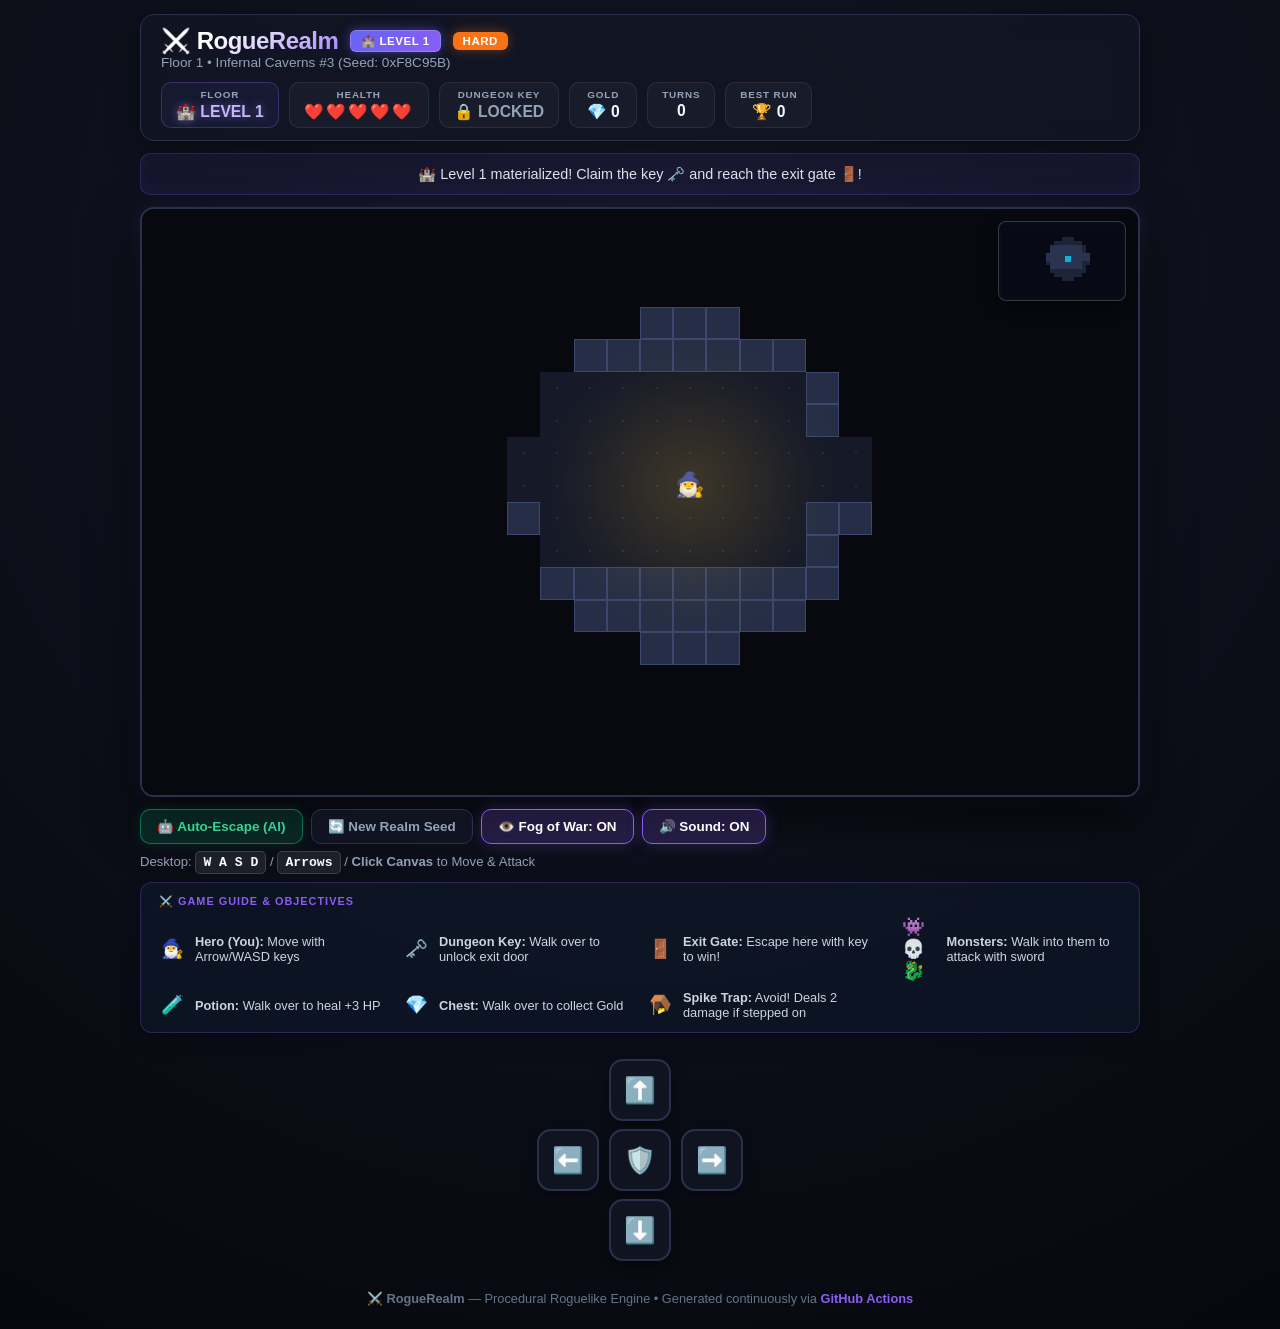
<file: index.html>
<!DOCTYPE html>
<html lang="en">
<head>
  <meta charset="UTF-8">
  <meta name="viewport" content="width=device-width, initial-scale=1.0, maximum-scale=1.0, user-scalable=no">
  <title>⚔️ RogueRealm — Procedural Roguelike Web Edition</title>
  <link rel="stylesheet" href="style.css">
  <link rel="icon" href="data:image/svg+xml,<svg xmlns=%22http://www.w3.org/2000/svg%22 viewBox=%220 0 100 100%22><text y=%22.9em%22 font-size=%2290%22>⚔️</text></svg>">
</head>
<body>
  <div class="game-wrapper">
    <!-- Top HUD Header -->
    <header class="hud-header">
      <div class="hud-left">
        <div class="game-title-group">
          <h1 class="game-title">⚔️ RogueRealm</h1>
          <span id="floor-badge" class="badge floor-badge">🏰 LEVEL 1</span>
          <span id="diff-badge" class="badge">HARD</span>
        </div>
        <div class="level-meta">
          <span id="level-title">Generating procedural realm...</span>
        </div>
      </div>
      <div class="hud-right">
        <div class="stat-box floor-stat-box">
          <span class="stat-label">FLOOR</span>
          <span id="floor-display" class="stat-val floor-val">🏰 LEVEL 1</span>
        </div>
        <div class="stat-box">
          <span class="stat-label">HEALTH</span>
          <span id="hp-display" class="stat-val hp-val">❤️❤️❤️❤️❤️</span>
        </div>
        <div class="stat-box">
          <span class="stat-label">DUNGEON KEY</span>
          <span id="key-display" class="stat-val">🔒 LOCKED</span>
        </div>
        <div class="stat-box">
          <span class="stat-label">GOLD</span>
          <span id="gold-display" class="stat-val">💎 0</span>
        </div>
        <div class="stat-box">
          <span class="stat-label">TURNS</span>
          <span id="turns-display" class="stat-val">0</span>
        </div>
        <div class="stat-box">
          <span class="stat-label">BEST RUN</span>
          <span id="best-score" class="stat-val">🏆 0</span>
        </div>
      </div>
    </header>

    <!-- Combat & Action Log -->
    <div id="game-log" class="game-log">
      Realm materialized. Uncover the rooms, slay monsters, claim the key 🗝️, and reach the exit gate 🚪!
    </div>

    <!-- Main Canvas Viewport -->
    <div class="canvas-container">
      <canvas id="dungeonCanvas" width="960" height="576"></canvas>

      <!-- Mini-Map Radar -->
      <div class="minimap-wrapper">
        <canvas id="minimapCanvas" width="120" height="72"></canvas>
      </div>

      <!-- Overlay for Game Over & Victory -->
      <div id="overlay" class="overlay hidden">
        <div class="overlay-card">
          <h2 id="overlay-title">VICTORY!</h2>
          <p id="overlay-msg">You unlocked the exit gate and conquered this procedural realm!</p>
          <div class="overlay-stats">
            <p>Turns Taken: <strong id="overlay-turns">0</strong></p>
            <p>Gold Looted: <strong id="overlay-gold">0</strong></p>
          </div>
          <button id="btn-restart" class="btn-action">Descend to Next Realm</button>
        </div>
      </div>
    </div>

    <!-- Bottom Controls & Settings -->
    <div class="controls-toolbar">
      <div class="settings-group">
        <button id="btn-auto" class="btn-tool ai-tool">🤖 Auto-Escape (AI)</button>
        <button id="btn-reload" class="btn-tool">🔄 New Realm Seed</button>
        <button id="btn-fog" class="btn-tool active">👁️ Fog of War: ON</button>
        <button id="btn-sound" class="btn-tool active">🔊 Sound: ON</button>
      </div>

      <div class="shortcuts-legend">
        <span>Desktop: <code>W A S D</code> / <code>Arrows</code> / <strong>Click Canvas</strong> to Move & Attack</span>
      </div>
    </div>

    <!-- Game Rules & Legend -->
    <div class="legend-panel">
      <div class="legend-badge">⚔️ GAME GUIDE & OBJECTIVES</div>
      <div class="legend-grid">
        <div class="legend-item"><span class="legend-icon">🧙‍♂️</span><div><strong>Hero (You):</strong> Move with Arrow/WASD keys</div></div>
        <div class="legend-item"><span class="legend-icon">🗝️</span><div><strong>Dungeon Key:</strong> Walk over to unlock exit door</div></div>
        <div class="legend-item"><span class="legend-icon">🚪</span><div><strong>Exit Gate:</strong> Escape here with key to win!</div></div>
        <div class="legend-item"><span class="legend-icon">👾💀🐉</span><div><strong>Monsters:</strong> Walk into them to attack with sword</div></div>
        <div class="legend-item"><span class="legend-icon">🧪</span><div><strong>Potion:</strong> Walk over to heal +3 HP</div></div>
        <div class="legend-item"><span class="legend-icon">💎</span><div><strong>Chest:</strong> Walk over to collect Gold</div></div>
        <div class="legend-item"><span class="legend-icon">🪤</span><div><strong>Spike Trap:</strong> Avoid! Deals 2 damage if stepped on</div></div>
      </div>
    </div>

    <!-- Mobile Virtual Touch D-Pad -->
    <div class="mobile-dpad">
      <div class="dpad-row">
        <button class="dpad-btn" data-dir="up">⬆️</button>
      </div>
      <div class="dpad-row">
        <button class="dpad-btn" data-dir="left">⬅️</button>
        <button class="dpad-btn" data-dir="wait">🛡️</button>
        <button class="dpad-btn" data-dir="right">➡️</button>
      </div>
      <div class="dpad-row">
        <button class="dpad-btn" data-dir="down">⬇️</button>
      </div>
    </div>

    <!-- Footer -->
    <footer class="game-footer">
      <p>⚔️ <strong>RogueRealm</strong> — Procedural Roguelike Engine • Generated continuously via <a href="https://github.com/abushaidislam/roguerealm" target="_blank">GitHub Actions</a></p>
    </footer>
  </div>

  <script src="game.js"></script>
</body>
</html>
</file>
<file: style.css>
:root {
  --bg-primary: #07090e;
  --bg-card: rgba(18, 22, 36, 0.85);
  --border-color: #2a314d;
  --border-glow: rgba(139, 92, 246, 0.4);
  --accent-purple: #8b5cf6;
  --accent-gold: #fbbf24;
  --accent-green: #10b981;
  --accent-red: #f43f5e;
  --accent-cyan: #06b6d4;
  --text-main: #f8fafc;
  --text-muted: #94a3b8;
}

* {
  box-sizing: border-box;
  margin: 0;
  padding: 0;
  user-select: none;
  -webkit-user-select: none;
}

body {
  background: radial-gradient(circle at 50% 20%, #131726 0%, #06080d 100%);
  color: var(--text-main);
  font-family: -apple-system, BlinkMacSystemFont, "Segoe UI", Roboto, "Inter", sans-serif;
  display: flex;
  justify-content: center;
  align-items: center;
  min-height: 100vh;
  padding: 14px;
  overflow-x: hidden;
}

.game-wrapper {
  width: 100%;
  max-width: 1000px;
  display: flex;
  flex-direction: column;
  gap: 12px;
}

/* Glassmorphism Header */
.hud-header {
  background: var(--bg-card);
  backdrop-filter: blur(12px);
  border: 1px solid var(--border-color);
  border-radius: 14px;
  padding: 12px 20px;
  display: flex;
  justify-content: space-between;
  align-items: center;
  flex-wrap: wrap;
  gap: 12px;
  box-shadow: 0 8px 32px rgba(0, 0, 0, 0.4);
}

.game-title-group {
  display: flex;
  align-items: center;
  gap: 12px;
}

.game-title {
  font-size: 1.5rem;
  font-weight: 900;
  letter-spacing: -0.5px;
  background: linear-gradient(135deg, #fff 30%, #a78bfa 100%);
  -webkit-background-clip: text;
  -webkit-text-fill-color: transparent;
}

.level-meta {
  display: flex;
  align-items: center;
  gap: 8px;
}

#level-title {
  font-size: 0.85rem;
  color: var(--text-muted);
  font-weight: 500;
}

.badge {
  font-size: 0.72rem;
  font-weight: 800;
  padding: 3px 10px;
  border-radius: 6px;
  letter-spacing: 0.5px;
  text-transform: uppercase;
  background: var(--accent-red);
  color: #fff;
  box-shadow: 0 0 12px rgba(244, 63, 94, 0.4);
}
.badge.medium { background: var(--accent-gold); color: #000; box-shadow: 0 0 12px rgba(251, 191, 36, 0.4); }
.badge.hard { background: #f97316; color: #fff; box-shadow: 0 0 12px rgba(249, 115, 22, 0.4); }
.badge.nightmare { background: var(--accent-red); color: #fff; box-shadow: 0 0 14px rgba(244, 63, 94, 0.5); }
.badge.inferno { background: #dc2626; color: #fff; box-shadow: 0 0 16px rgba(220, 38, 38, 0.7); }
.badge.floor-badge {
  background: linear-gradient(135deg, #6366f1, #8b5cf6);
  color: #fff;
  box-shadow: 0 0 12px rgba(99, 102, 241, 0.5);
  font-weight: 800;
  border: 1px solid rgba(255, 255, 255, 0.2);
}

.stat-box.floor-stat-box {
  background: rgba(99, 102, 241, 0.08);
  border-color: rgba(139, 92, 246, 0.3);
}

.stat-val.floor-val {
  color: #c4b5fd;
  font-weight: 800;
  text-shadow: 0 0 8px rgba(167, 139, 250, 0.5);
}

.hud-right {
  display: flex;
  gap: 10px;
  flex-wrap: wrap;
}

.stat-box {
  background: rgba(255, 255, 255, 0.03);
  border: 1px solid rgba(255, 255, 255, 0.08);
  padding: 6px 14px;
  border-radius: 10px;
  display: flex;
  flex-direction: column;
  align-items: center;
  min-width: 68px;
}

.stat-label {
  font-size: 0.62rem;
  font-weight: 800;
  color: var(--text-muted);
  letter-spacing: 0.8px;
}

.stat-val {
  font-size: 0.98rem;
  font-weight: 800;
  margin-top: 2px;
}

.hp-val {
  letter-spacing: 2px;
}

/* Combat & Status Log */
.game-log {
  background: rgba(139, 92, 246, 0.08);
  border: 1px solid rgba(139, 92, 246, 0.25);
  color: #e2e8f0;
  padding: 10px 18px;
  border-radius: 10px;
  font-size: 0.9rem;
  text-align: center;
  min-height: 42px;
  display: flex;
  align-items: center;
  justify-content: center;
  box-shadow: inset 0 0 20px rgba(139, 92, 246, 0.05);
}

/* Canvas Viewport */
.canvas-container {
  position: relative;
  width: 100%;
  aspect-ratio: 30 / 18;
  max-height: 590px;
  background: #000;
  border: 2px solid var(--border-color);
  border-radius: 14px;
  overflow: hidden;
  box-shadow: 0 20px 50px rgba(0, 0, 0, 0.7), 0 0 20px rgba(139, 92, 246, 0.15);
}

#dungeonCanvas {
  width: 100%;
  height: 100%;
  display: block;
  image-rendering: pixelated;
}

/* Mini-Map Radar */
.minimap-wrapper {
  position: absolute;
  top: 12px;
  right: 12px;
  width: 128px;
  height: 80px;
  background: rgba(10, 14, 26, 0.85);
  border: 1px solid rgba(255, 255, 255, 0.18);
  border-radius: 8px;
  padding: 4px;
  backdrop-filter: blur(6px);
  z-index: 20;
  box-shadow: 0 4px 15px rgba(0, 0, 0, 0.5);
  display: flex;
  align-items: center;
  justify-content: center;
}

#minimapCanvas {
  width: 120px;
  height: 72px;
  display: block;
  border-radius: 4px;
  image-rendering: pixelated;
}

/* Overlays */
.overlay {
  position: absolute;
  inset: 0;
  background: rgba(4, 6, 12, 0.88);
  backdrop-filter: blur(8px);
  display: flex;
  justify-content: center;
  align-items: center;
  z-index: 50;
  animation: fadeIn 0.25s ease;
}

@keyframes fadeIn {
  from { opacity: 0; }
  to { opacity: 1; }
}

.overlay.hidden {
  display: none;
}

.overlay-card {
  background: #111422;
  border: 2px solid var(--border-color);
  border-radius: 18px;
  padding: 34px 28px;
  text-align: center;
  max-width: 440px;
  width: 90%;
  box-shadow: 0 25px 60px rgba(0, 0, 0, 0.8);
}

#overlay-title {
  font-size: 2.2rem;
  margin-bottom: 8px;
  font-weight: 900;
  letter-spacing: -0.5px;
}

.victory #overlay-title {
  color: var(--accent-green);
  text-shadow: 0 0 20px rgba(16, 185, 129, 0.5);
}

.gameover #overlay-title {
  color: var(--accent-red);
  text-shadow: 0 0 20px rgba(244, 63, 94, 0.5);
}

#overlay-msg {
  color: var(--text-muted);
  font-size: 0.96rem;
  margin-bottom: 20px;
  line-height: 1.5;
}

.overlay-stats {
  background: rgba(255, 255, 255, 0.04);
  border: 1px solid rgba(255, 255, 255, 0.08);
  padding: 14px;
  border-radius: 10px;
  margin-bottom: 22px;
  display: flex;
  justify-content: space-around;
  font-size: 0.95rem;
}

.btn-action {
  background: linear-gradient(135deg, #8b5cf6, #6366f1);
  color: #fff;
  border: none;
  padding: 14px 34px;
  font-size: 1.05rem;
  font-weight: 800;
  border-radius: 10px;
  cursor: pointer;
  box-shadow: 0 4px 20px rgba(139, 92, 246, 0.4);
  transition: all 0.2s ease;
}

.btn-action:hover {
  transform: translateY(-2px) scale(1.02);
  box-shadow: 0 8px 25px rgba(139, 92, 246, 0.6);
}

/* Toolbar & Settings */
.controls-toolbar {
  display: flex;
  justify-content: space-between;
  align-items: center;
  flex-wrap: wrap;
  gap: 10px;
}

.settings-group {
  display: flex;
  gap: 8px;
}

.btn-tool {
  background: var(--bg-card);
  border: 1px solid var(--border-color);
  color: var(--text-muted);
  padding: 9px 16px;
  border-radius: 10px;
  font-size: 0.84rem;
  font-weight: 700;
  cursor: pointer;
  transition: all 0.2s ease;
  backdrop-filter: blur(6px);
}

.btn-tool:hover {
  color: #fff;
  border-color: var(--accent-purple);
  background: rgba(139, 92, 246, 0.1);
}

.btn-tool.active {
  color: #fff;
  border-color: var(--accent-purple);
  background: rgba(139, 92, 246, 0.2);
  box-shadow: 0 0 15px rgba(139, 92, 246, 0.25);
}

.shortcuts-legend {
  font-size: 0.82rem;
  color: var(--text-muted);
}

.shortcuts-legend code {
  background: rgba(255, 255, 255, 0.08);
  border: 1px solid rgba(255, 255, 255, 0.15);
  padding: 3px 7px;
  border-radius: 5px;
  color: #fff;
  font-weight: 700;
}

.btn-tool.ai-tool {
  background: rgba(16, 185, 129, 0.15);
  border-color: rgba(16, 185, 129, 0.5);
  color: #34d399;
  font-weight: 700;
  box-shadow: 0 0 12px rgba(16, 185, 129, 0.15);
}
.btn-tool.ai-tool:hover {
  background: rgba(16, 185, 129, 0.28);
  border-color: #10b981;
}
.btn-tool.ai-tool.active {
  background: #10b981;
  color: #052e16;
  border-color: #34d399;
  box-shadow: 0 0 15px rgba(16, 185, 129, 0.4);
}

/* On-Screen Touch / Click D-Pad */
.mobile-dpad {
  display: flex;
  flex-direction: column;
  align-items: center;
  gap: 8px;
  margin: 14px auto 8px auto;
}

.dpad-row {
  display: flex;
  gap: 10px;
}

.dpad-btn {
  width: 62px;
  height: 62px;
  border-radius: 14px;
  background: var(--bg-card);
  border: 2px solid var(--border-color);
  font-size: 1.6rem;
  display: flex;
  justify-content: center;
  align-items: center;
  cursor: pointer;
  touch-action: manipulation;
  color: #fff;
  box-shadow: 0 4px 12px rgba(0, 0, 0, 0.4);
}

.dpad-btn:active {
  background: var(--accent-purple);
  border-color: #fff;
  transform: scale(0.95);
}

@media (max-width: 768px) {
  .mobile-dpad {
    display: flex;
  }
  .shortcuts-legend {
    display: none;
  }
  .minimap-wrapper {
    display: none;
  }
}

/* Legend / How to play */
.legend-panel {
  background: rgba(15, 23, 42, 0.65);
  border: 1px solid rgba(139, 92, 246, 0.25);
  border-radius: 12px;
  padding: 12px 18px;
  backdrop-filter: blur(8px);
  box-shadow: 0 4px 20px rgba(0, 0, 0, 0.3);
}

.legend-badge {
  font-size: 0.68rem;
  font-weight: 800;
  letter-spacing: 1px;
  color: var(--accent-purple);
  margin-bottom: 8px;
  text-transform: uppercase;
}

.legend-grid {
  display: grid;
  grid-template-columns: repeat(auto-fit, minmax(200px, 1fr));
  gap: 8px 14px;
}

.legend-item {
  display: flex;
  align-items: center;
  gap: 10px;
  font-size: 0.8rem;
  color: #cbd5e1;
}

.legend-icon {
  font-size: 1.15rem;
  min-width: 26px;
  text-align: center;
}

/* Footer */
.game-footer {
  text-align: center;
  font-size: 0.8rem;
  color: #64748b;
  padding: 10px 0;
}

.game-footer a {
  color: var(--accent-purple);
  text-decoration: none;
  font-weight: 600;
}

.game-footer a:hover {
  text-decoration: underline;
}
</file>
